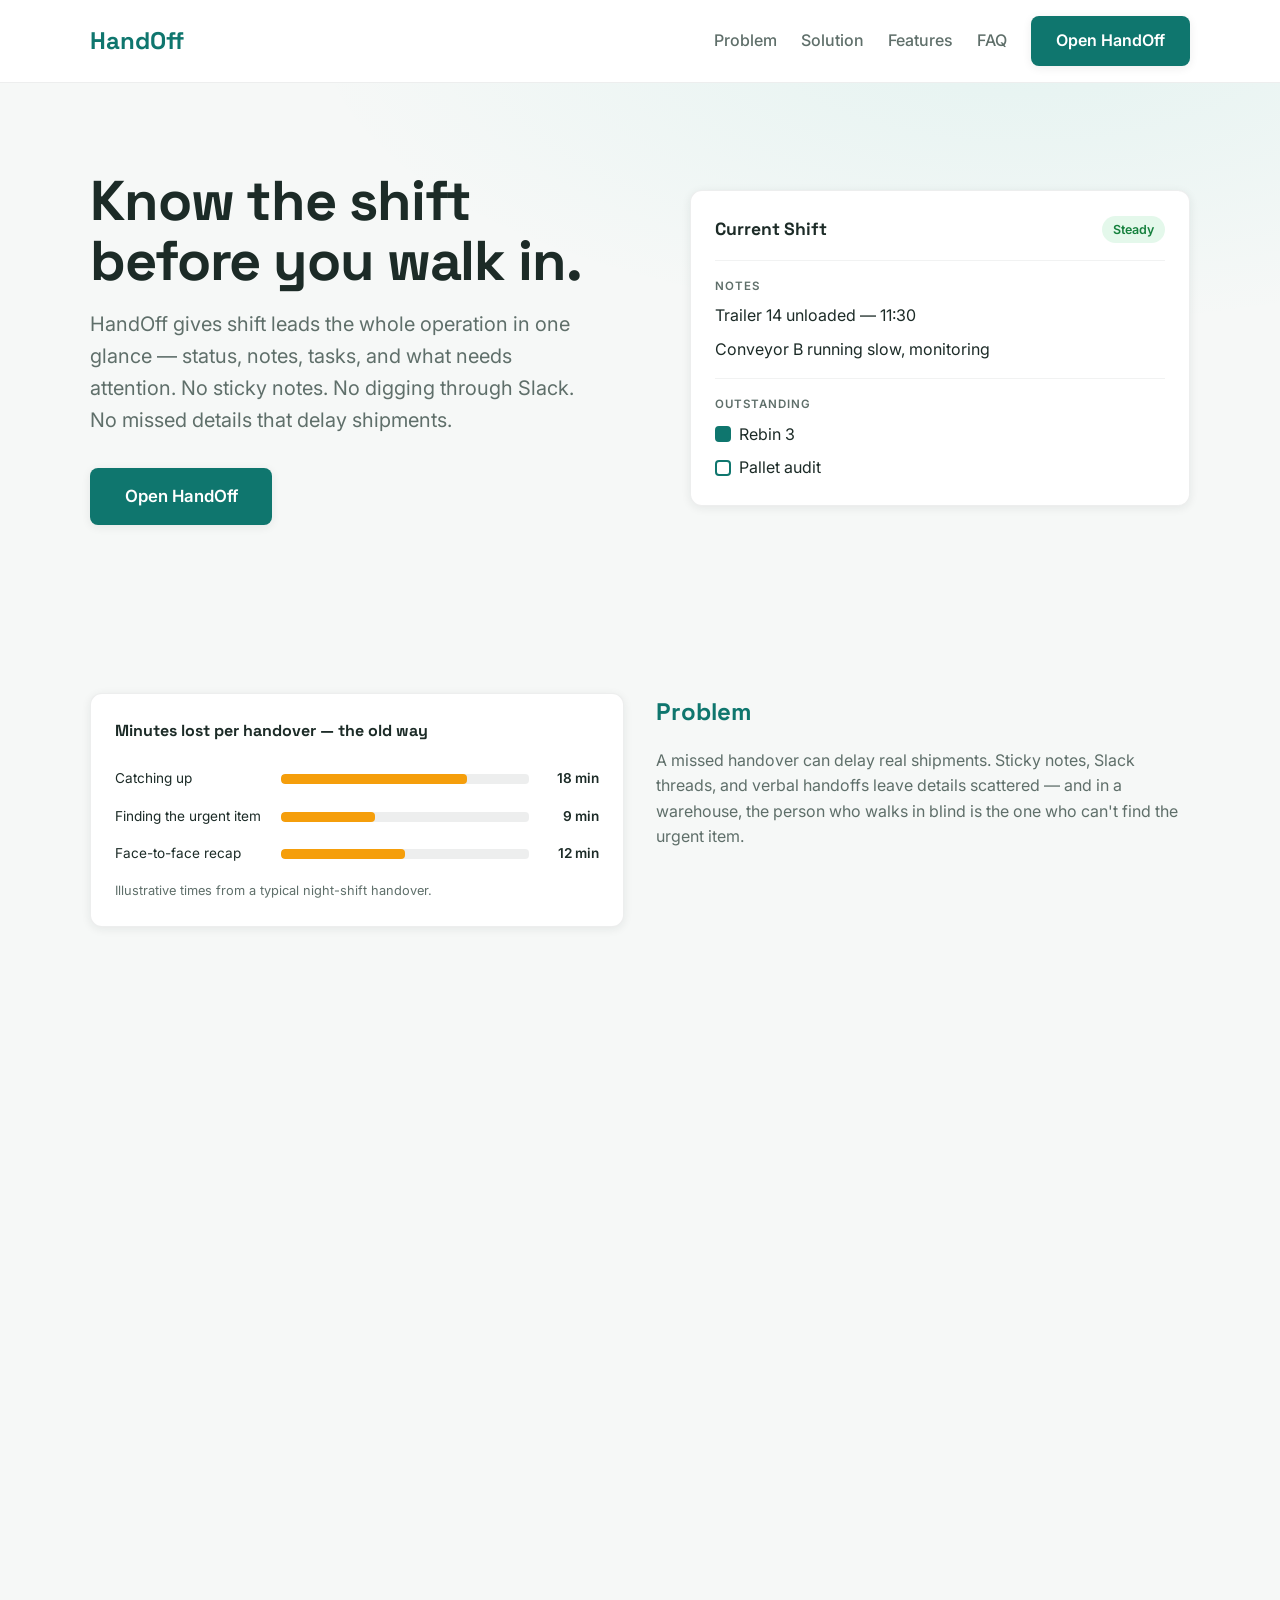
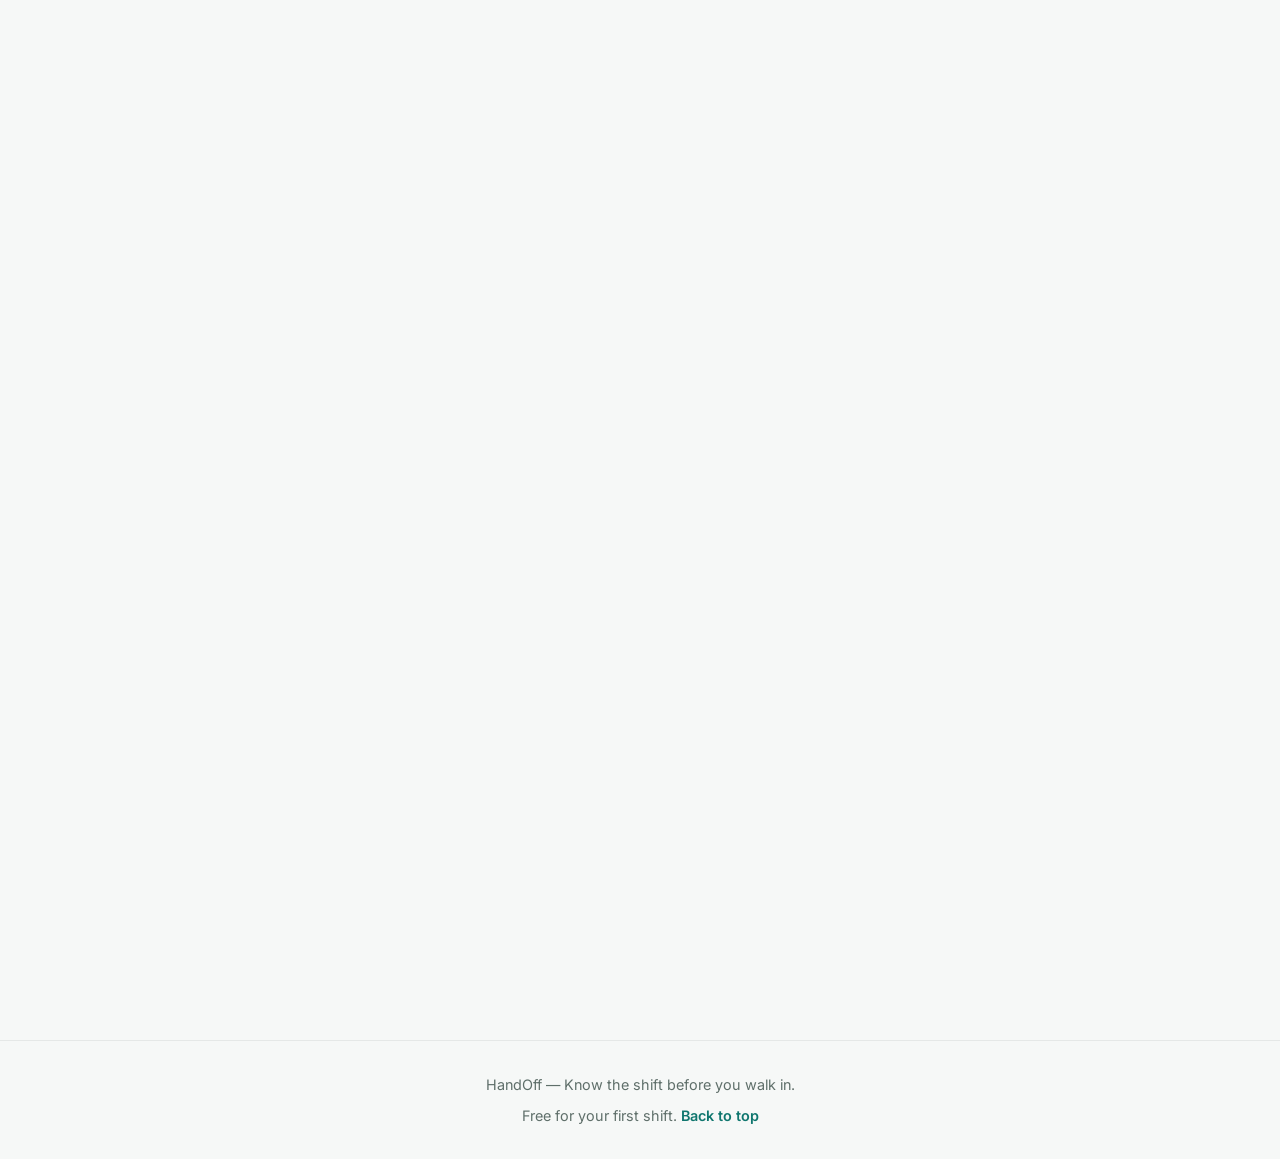
<file: index.html>
<!DOCTYPE html>
<html lang="en">
<head>
  <meta charset="UTF-8" />
  <meta name="viewport" content="width=device-width, initial-scale=1.0" />
  <title>HandOff — Know the shift before you walk in.</title>

  <!-- Google Fonts: Space Grotesk (headings) + Inter (body) -->
  <link rel="preconnect" href="https://fonts.googleapis.com" />
  <link rel="preconnect" href="https://fonts.gstatic.com" crossorigin />
  <link
    href="https://fonts.googleapis.com/css2?family=Inter:wght@400;500;600&family=Space+Grotesk:wght@500;700&display=swap"
    rel="stylesheet"
  />

  <link rel="stylesheet" href="style.css?v=3" />
</head>
<body>

  <!-- ============================================
       Navigation bar (Roadmap Stage 5, Step 2)
       ============================================ -->
  <header class="site-header">
    <nav class="navbar container">
      <a href="#hero" class="logo">HandOff</a>

      <!-- Checkbox hack: opens/closes the mobile menu with no JavaScript -->
      <input type="checkbox" id="nav-toggle" class="nav-toggle" />
      <label for="nav-toggle" class="nav-toggle-label" aria-label="Toggle menu">
        <span></span>
      </label>

      <ul class="nav-links">
        <li><a href="#problem">Problem</a></li>
        <li><a href="#solution">Solution</a></li>
        <li><a href="#features">Features</a></li>
        <li><a href="#faq">FAQ</a></li>
        <li>
          <a href="coming-soon.html" class="btn btn-primary">Open HandOff</a>
        </li>
      </ul>
    </nav>
  </header>

  <main>
    <!-- ============================================
         Hero (Stage 5, Step 2)
         ============================================ -->
    <section id="hero" class="hero">
      <div class="container hero-grid">

        <!-- Left: message + CTA -->
        <div class="hero-copy">
          <h1>Know the shift before you walk in.</h1>
          <p class="hero-sub">
            HandOff gives shift leads the whole operation in one glance —
            status, notes, tasks, and what needs attention. No sticky notes.
            No digging through Slack. No missed details that delay shipments.
          </p>
          <div class="hero-actions">
            <a href="coming-soon.html" class="btn btn-primary btn-lg">Open HandOff</a>
          </div>
        </div>

        <!-- Right: static CSS mockup of the live board -->
        <div class="hero-visual">
          <div class="board-card">
            <div class="board-card-head">
              <span class="board-title">Current Shift</span>
              <span class="status-pill status-good">Steady</span>
            </div>

            <div class="board-section">
              <span class="board-label">Notes</span>
              <ul class="board-notes">
                <li>Trailer 14 unloaded — 11:30</li>
                <li>Conveyor B running slow, monitoring</li>
              </ul>
            </div>

            <div class="board-section">
              <span class="board-label">Outstanding</span>
              <ul class="board-tasks">
                <li><span class="check done"></span>Rebin 3</li>
                <li><span class="check"></span>Pallet audit</li>
              </ul>
            </div>
          </div>
        </div>

      </div>
    </section>

    <!-- Landing page sections -->
    <section id="problem">
      <div class="container reveal">
        <div class="side-by-side">
          <div class="chart">
            <h3 class="chart-title">Minutes lost per handover — the old way</h3>
            <div class="chart-item">
              <span class="chart-label">Catching up</span>
              <div class="chart-track"><div class="chart-bar chart-bar-worry" style="width: 75%"></div></div>
              <span class="chart-value">18 min</span>
            </div>
            <div class="chart-item">
              <span class="chart-label">Finding the urgent item</span>
              <div class="chart-track"><div class="chart-bar chart-bar-worry" style="width: 38%"></div></div>
              <span class="chart-value">9 min</span>
            </div>
            <div class="chart-item">
              <span class="chart-label">Face-to-face recap</span>
              <div class="chart-track"><div class="chart-bar chart-bar-worry" style="width: 50%"></div></div>
              <span class="chart-value">12 min</span>
            </div>
            <p class="chart-note">Illustrative times from a typical night-shift handover.</p>
          </div>
          <div>
            <h2>Problem</h2>
            <p>A missed handover can delay real shipments. Sticky notes, Slack threads, and verbal handoffs leave details scattered — and in a warehouse, the person who walks in blind is the one who can't find the urgent item.</p>
          </div>
        </div>
      </div>
    </section>

    <section id="solution">
      <div class="container reveal">
        <div class="side-by-side">
          <div>
            <h2>Solution</h2>
            <p>HandOff keeps the current state of the shift front and center. The outgoing lead updates the board throughout the shift, whenever something matters. The incoming lead reads the truth at a glance — no scrolling, no digging, no guesswork.</p>
            <ul>
              <li><strong>Status at a glance</strong> — green means steady, amber means watch, red means handle it</li>
              <li><strong>Notes in seconds</strong> — capture the important detail the moment it happens</li>
              <li><strong>No history, no clutter</strong> — just the current state, exactly where you expect it</li>
            </ul>
          </div>
          <table class="benefit-table">
            <caption>Same three handover tasks, one shift — with HandOff</caption>
            <thead>
              <tr>
                <th scope="col">Task</th>
                <th scope="col">Old way</th>
                <th scope="col">With HandOff</th>
              </tr>
            </thead>
            <tbody>
              <tr>
                <th scope="row">Catching up</th>
                <td>18 min</td>
                <td class="cell-happy">3 min</td>
              </tr>
              <tr>
                <th scope="row">Finding the urgent item</th>
                <td>9 min</td>
                <td class="cell-happy">1 min</td>
              </tr>
              <tr>
                <th scope="row">Face-to-face recap</th>
                <td>12 min</td>
                <td class="cell-happy">0 min</td>
              </tr>
              <tr class="benefit-table-total">
                <th scope="row">Per shift</th>
                <td>39 min</td>
                <td class="cell-happy">4 min</td>
              </tr>
            </tbody>
          </table>
        </div>
      </div>
    </section>
    <section id="features">
      <div class="container reveal">
        <h2>Everything the next shift needs. Nothing it doesn't.</h2>
        <div class="feature-grid">
          <div class="feature-card">
            <h3>Status at a glance</h3>
            <p>Green means steady, amber means watch, red means handle it — the whole shift, one look.</p>
          </div>
          <div class="feature-card">
            <h3>Notes in seconds</h3>
            <p>Capture the important detail the moment it happens, from anywhere on the floor.</p>
          </div>
          <div class="feature-card">
            <h3>No history, no clutter</h3>
            <p>Just the current state of the shift, exactly where you expect to find it.</p>
          </div>
        </div>
      </div>
    </section>
    <section id="social-proof">
      <div class="container reveal">
        <h2>Built for teams that can't afford to miss a beat.</h2>
        <p class="subcopy">Made for 24/7 warehouse operations, where the next shift starts the exact moment yours ends.</p>
        <!-- Placeholder testimonials (fake) — replace with real user stories
             before public launch. See SPECS/2026-09-17-base-shell/validation.md. -->
        <div class="testimonial-grid">
          <article class="testimonial-card">
            <p class="testimonial-quote">&ldquo;I walk in, one look at the board, and I know exactly what happened overnight. I used to spend my first twenty minutes chasing the day crew through Slack.&rdquo;</p>
            <footer class="testimonial-meta">
              <span class="testimonial-avatar" aria-hidden="true">MT</span>
              <div>
                <p class="testimonial-name">Marcus T.</p>
                <p class="testimonial-role">Night shift lead, distribution center</p>
              </div>
            </footer>
          </article>
          <article class="testimonial-card">
            <p class="testimonial-quote">&ldquo;The amber card at 11&nbsp;pm saved us. A dock-door issue that would've become a 3&nbsp;am phone call was already flagged and handed to me before I got there.&rdquo;</p>
            <footer class="testimonial-meta">
              <span class="testimonial-avatar" aria-hidden="true">DR</span>
              <div>
                <p class="testimonial-name">Dana R.</p>
                <p class="testimonial-role">Operations supervisor</p>
              </div>
            </footer>
          </article>
          <article class="testimonial-card">
            <p class="testimonial-quote">&ldquo;We killed the sticky-note wall. The handover used to live in six places — now it lives in one, and our leads stopped missing status changes.&rdquo;</p>
            <footer class="testimonial-meta">
              <span class="testimonial-avatar" aria-hidden="true">JP</span>
              <div>
                <p class="testimonial-name">Jordan P.</p>
                <p class="testimonial-role">Shift manager, 24/7 site</p>
              </div>
            </footer>
          </article>
        </div>
      </div>
    </section>
    <section id="faq">
      <div class="container reveal">
        <h2>FAQ</h2>
        <div class="faq-item">
          <h3>How is this better than Slack or a shared doc?</h3>
          <p>It's one page with the current state always on top. No chat threads to scroll, no document to dig through — just the truth about the shift, free from noise, ready in seconds.</p>
        </div>
      </div>
    </section>
  </main>

  <footer>
    <p>HandOff — Know the shift before you walk in.</p>
    <p class="footer-note">Free for your first shift. <a href="#hero">Back to top</a></p>
  </footer>

  <script src="script.js?v=3"></script>
</body>
</html>
</file>
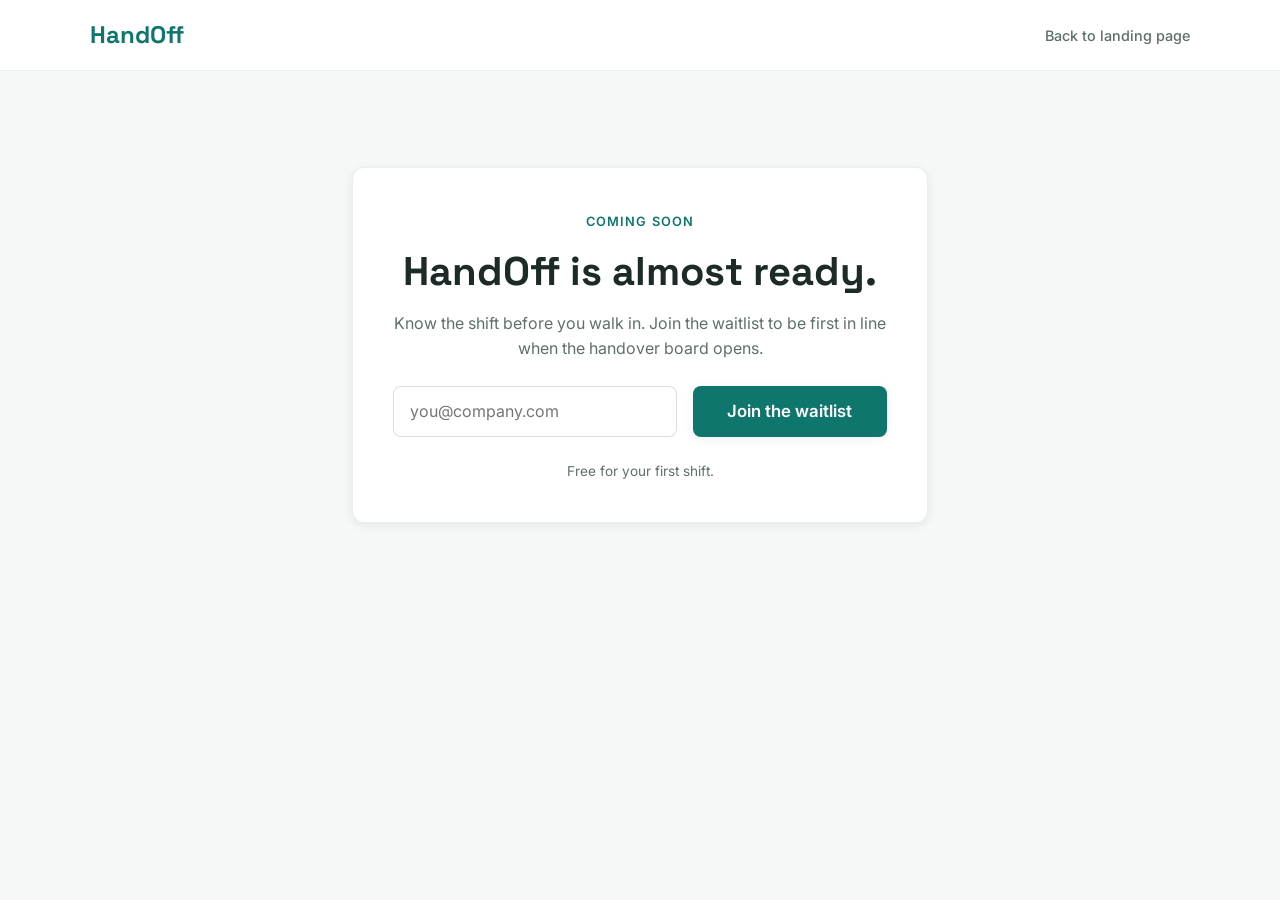
<file: coming-soon.html>
<!DOCTYPE html>
<html lang="en">
<head>
  <meta charset="UTF-8" />
  <meta name="viewport" content="width=device-width, initial-scale=1.0" />
  <title>HandOff — Coming soon</title>

  <!-- Google Fonts: Space Grotesk (headings) + Inter (body) -->
  <link rel="preconnect" href="https://fonts.googleapis.com" />
  <link rel="preconnect" href="https://fonts.gstatic.com" crossorigin />
  <link
    href="https://fonts.googleapis.com/css2?family=Inter:wght@400;500;600&family=Space+Grotesk:wght@500;700&display=swap"
    rel="stylesheet"
  />

  <link rel="stylesheet" href="style.css?v=3" />
</head>
<body>

  <header class="site-header">
    <nav class="navbar container">
      <a href="index.html" class="logo">HandOff</a>
      <a href="index.html" class="back-link">Back to landing page</a>
    </nav>
  </header>

  <main>
    <section id="coming-soon" class="coming-soon">
      <div class="container coming-soon-card">
        <span class="eyebrow">Coming soon</span>
        <h1>HandOff is almost ready.</h1>
        <p class="subcopy">
          Know the shift before you walk in. Join the waitlist to be first
          in line when the handover board opens.
        </p>

        <!-- Waitlist form. Frontend-only for now: confirming success happens
             on this page. Hook up a real backend endpoint later. -->
        <form id="waitlist-form" novalidate>
          <input
            type="email"
            id="email"
            name="email"
            placeholder="you@company.com"
            required
          />
          <button type="submit" class="btn btn-primary btn-lg">Join the waitlist</button>
        </form>

        <p id="waitlist-message" class="waitlist-message" hidden>
          You're on the list — we'll be in touch.
        </p>

        <p class="footer-note">Free for your first shift.</p>
      </div>
    </section>
  </main>

  <!-- Shared interactions: waitlist confirmation lives in script.js -->
  <script src="script.js?v=3"></script>
</body>
</html>
</file>
<file: style.css>
/*
   =============================================
   HandOff Design System — Mint Calm
   Source of truth: build-lab/MISSION.md Section 2
   Every component uses these tokens. Never
   hardcode colors, fonts, or radii elsewhere.
   =============================================
*/
:root {
  /*
     Colors — Mint Calm palette
  */
  --color-background: #F6F8F7;
  --color-surface:    #FFFFFF;
  --color-primary:    #0F766E;
  --color-secondary:  #14B8A6;
  --color-accent:     #F59E0B;
  --color-text:       #1C2B27;
  --color-text-muted: #5F6F6A;
  /*
     Status colors — kept separate from the brand palette
  */
  --color-status-good:   #22C55E;
  --color-status-watch:  #F59E0B;
  --color-status-urgent: #EF4444;
  /*
     Typography
  */
  --font-heading: "Space Grotesk", sans-serif;
  --font-body:    "Inter", sans-serif;
  /*
     Spacing scale
  */
  --space-1:  4px;
  --space-2:  8px;
  --space-3:  16px;
  --space-4:  24px;
  --space-5:  32px;
  --space-6:  48px;
  /*
     Border radius — three-step scale
  */
  --radius-sm: 4px;
  --radius-md: 8px;
  --radius-lg: 12px;
  /*
     Soft shadow
  */
  --shadow-soft: 0 2px 10px rgba(28, 43, 39, 0.08);
  --color-primary-hover: #0b5f58;
  --color-status-good-dark: #15803d;
  --shadow-lift: 0 8px 20px rgba(28, 43, 39, 0.12);
}

/*
   =============================================
   Base Reset
   =============================================
*/
*, *::before, *::after {
  box-sizing: border-box;
  margin: 0;
  padding: 0;
}

body {
  font-family: var(--font-body);
  background-color: var(--color-background);
  color: var(--color-text);
  line-height: 1.6;
}

/*
   =============================================
   Layout helpers
   =============================================
*/
.container {
  width: min(1100px, 100% - 2 * var(--space-5));
  margin-inline: auto;
}

/*
   =============================================
   Navigation bar
   =============================================
*/
.site-header {
  position: sticky;
  top: 0;
  z-index: 100;
  background: var(--color-surface);
  border-bottom: 1px solid rgba(28, 43, 39, 0.08);
}

.navbar {
  display: flex;
  align-items: center;
  justify-content: space-between;
  gap: var(--space-4);
  padding-block: var(--space-3);
}

.logo {
  font-family: var(--font-heading);
  font-weight: 700;
  font-size: 1.5rem;
  color: var(--color-primary);
  text-decoration: none;
}

.nav-links {
  display: flex;
  align-items: center;
  gap: var(--space-4);
  list-style: none;
}

.nav-links a:not(.btn) {
  color: var(--color-text-muted);
  text-decoration: none;
  font-weight: 500;
}

.nav-links a:not(.btn):hover {
  color: var(--color-primary);
}

/*
   Hamburger — hidden on desktop, shown on mobile
*/
.nav-toggle {
  display: none;
}

.nav-toggle-label {
  display: none;
}

/*
   =============================================
   Buttons
   =============================================
*/
.btn {
  display: inline-block;
  padding: 0.7em 1.5em;
  border: 1px solid transparent;
  border-radius: var(--radius-md);
  font-family: var(--font-body);
  font-weight: 600;
  text-decoration: none;
  text-align: center;
  cursor: pointer;
  transition:    background-color 0.2s ease,    border-color 0.2s ease,    transform 0.1s ease;
}

/*
   Primary: teal fill, white text, soft shadow
*/
.btn-primary {
  background: var(--color-primary);
  color: var(--color-surface);
  box-shadow: var(--shadow-soft);
}

.btn-primary:hover {
  background: var(--color-primary-hover);
  /*
     teal, darkened
  */
}

.btn-primary:active {
  transform: translateY(1px);
}

.btn-lg {
  padding: 0.85em 2em;
  font-size: 1.05rem;
}

/*
   Accessible focus ring for keyboard users
*/
a:focus-visible,.btn:focus-visible,.nav-toggle-label:focus-visible {
  outline: 2px solid var(--color-secondary);
  outline-offset: 2px;
}

/*
   =============================================
   Hero
   =============================================
*/
.hero {
  padding-block: clamp(3rem, 8vw, 5.5rem);
  background: radial-gradient(    1200px 500px at 80% -10%,    rgba(20, 184, 166, 0.08),    transparent 60%  );
}

.hero-grid {
  display: grid;
  grid-template-columns: 1.05fr 0.95fr;
  gap: var(--space-6);
  align-items: center;
}

.hero-copy h1 {
  font-family: var(--font-heading);
  font-weight: 700;
  font-size: clamp(2.25rem, 5vw, 3.5rem);
  line-height: 1.08;
  letter-spacing: -0.02em;
  color: var(--color-text);
  margin-bottom: var(--space-3);
}

.hero-sub {
  font-size: clamp(1.05rem, 2vw, 1.25rem);
  color: var(--color-text-muted);
  max-width: 32rem;
  margin-bottom: var(--space-5);
}

.hero-actions {
  display: flex;
  flex-wrap: wrap;
  align-items: center;
  gap: var(--space-3);
}

/*
   =============================================
   Hero visual — board mockup (static CSS sketch)
   =============================================
*/
.board-card {
  background: var(--color-surface);
  border: 1px solid rgba(28, 43, 39, 0.08);
  border-radius: var(--radius-lg);
  box-shadow: var(--shadow-soft);
  padding: var(--space-4);
}

.board-card-head {
  display: flex;
  justify-content: space-between;
  align-items: center;
  margin-bottom: var(--space-3);
}

.board-title {
  font-family: var(--font-heading);
  font-weight: 700;
  font-size: 1.1rem;
}

/*
   Status pill
*/
.status-pill {
  display: inline-block;
  padding: 0.3em 0.9em;
  border-radius: 999px;
  font-size: 0.78rem;
  font-weight: 600;
}

.status-good {
  background: rgba(34, 197, 94, 0.12);
  color: var(--color-status-good-dark);
}

.board-section {
  border-top: 1px solid rgba(28, 43, 39, 0.06);
  padding-top: var(--space-3);
  margin-top: var(--space-3);
}

.board-label {
  display: block;
  font-size: 0.72rem;
  font-weight: 600;
  letter-spacing: 0.08em;
  text-transform: uppercase;
  color: var(--color-text-muted);
  margin-bottom: var(--space-2);
}

.board-notes,.board-tasks {
  list-style: none;
  display: grid;
  gap: var(--space-2);
}

.board-tasks li {
  display: flex;
  align-items: center;
  gap: var(--space-2);
  color: var(--color-text);
}

.check {
  width: 16px;
  height: 16px;
  border: 2px solid var(--color-primary);
  border-radius: var(--radius-sm);
  display: inline-block;
  flex: none;
}

.check.done {
  background: var(--color-primary);
  border-color: var(--color-primary);
}

/*
   =============================================
   Footer (quiet placeholder)
   =============================================
*/
footer {
  margin-top: var(--space-6);
  padding-block: var(--space-5);
  text-align: center;
  color: var(--color-text-muted);
  font-size: 0.9rem;
  border-top: 1px solid rgba(28, 43, 39, 0.08);
}

footer p + p {
  margin-top: var(--space-2);
}

footer a {
  color: var(--color-primary);
  text-decoration: none;
  font-weight: 600;
}

footer a:hover {
  text-decoration: underline;
}

/*
   =============================================
   Responsive
   =============================================
*/
/*
   Offset anchored sections so the sticky header doesn't cover them
*/
section[id] {
  scroll-margin-top: 90px;
}

@media (max-width: 860px) {
  .hero-grid {
    grid-template-columns: 1fr;
    gap: var(--space-5);
  }
  /*
     Show hamburger, hide links until toggled
  */
  .nav-toggle-label {
    display: block;
    width: 28px;
    height: 20px;
    position: relative;
    cursor: pointer;
  }
  .nav-toggle-label span,  .nav-toggle-label span::before,  .nav-toggle-label span::after {
    content: "";
    position: absolute;
    left: 0;
    width: 100%;
    height: 2px;
    background: var(--color-text);
    border-radius: 2px;
  }
  .nav-toggle-label span {
    top: 50%;
    transform: translateY(-50%);
  }
  .nav-toggle-label span::before {
    top: -7px;
  }
  .nav-toggle-label span::after {
    top: 7px;
  }
  .nav-links {
    display: none;
    position: absolute;
    top: 100%;
    left: 0;
    right: 0;
    flex-direction: column;
    align-items: flex-start;
    gap: var(--space-3);
    background: var(--color-surface);
    padding: var(--space-3) var(--space-5) var(--space-4);
    border-bottom: 1px solid rgba(28, 43, 39, 0.08);
  }
  .nav-toggle:checked ~ .nav-links {
    display: flex;
  }
}

/* =============================================
   Problem Section (Roadmap Stage 5, Step 3)
   ============================================= */
#problem {
  padding: var(--space-5) var(--space-4);
  margin-top: var(--space-6);
  color: var(--color-text);
}
#problem h2 {
  font-family: var(--font-heading);
  font-weight: 700;
  font-size: 1.5rem;
  color: var(--color-primary);
  margin-bottom: var(--space-3);
}
#problem p {
  color: var(--color-text-muted);
  line-height: 1.6;
}

/* =============================================
   Solution Section (Roadmap Stage 5, Step 3)
   ============================================= */
#solution {
  padding: var(--space-5) var(--space-4);
  margin-top: var(--space-6);
  color: var(--color-text);
}
#solution h2 {
  font-family: var(--font-heading);
  font-weight: 700;
  font-size: 1.5rem;
  color: var(--color-primary);
  margin-bottom: var(--space-3);
}
#solution p {
  color: var(--color-text-muted);
  line-height: 1.6;
}
#solution ul {
  margin-top: var(--space-3);
  padding-left: var(--space-4);
}
#solution li {
  color: var(--color-text-muted);
  margin-bottom: var(--space-2);
}

/* =============================================
   Features Section (Roadmap Stage 5, Step 3)
   ============================================= */
#features {
  padding: var(--space-5) var(--space-4);
  margin-top: var(--space-6);
  color: var(--color-text);
}
#features h2 {
  font-family: var(--font-heading);
  font-weight: 700;
  font-size: 1.5rem;
  color: var(--color-primary);
  margin-bottom: var(--space-4);
}
.feature-grid {
  display: grid;
  grid-template-columns: repeat(3, 1fr);
  gap: var(--space-4);
}
.feature-card {
  background: var(--color-surface);
  border: 1px solid rgba(28, 43, 39, 0.08);
  border-radius: var(--radius-lg);
  box-shadow: var(--shadow-soft);
  padding: var(--space-4);
  transition: transform 0.2s ease, box-shadow 0.2s ease;
}
.feature-card:hover {
  transform: translateY(-4px);
  box-shadow: var(--shadow-lift);
}
.feature-card h3 {
  font-family: var(--font-heading);
  font-weight: 700;
  font-size: 1.1rem;
  color: var(--color-text);
  margin-bottom: var(--space-2);
}
.feature-card p {
  color: var(--color-text-muted);
  line-height: 1.6;
}

/* Stack feature cards on narrow screens (< 860px) */
@media (max-width: 860px) {
  .feature-grid {
    grid-template-columns: 1fr;
  }
}

/* =============================================
   Social Proof Section (Roadmap Stage 5, Step 3)
   ============================================= */
#social-proof {
  padding: var(--space-5) var(--space-4);
  margin-top: var(--space-6);
  color: var(--color-text);
}
#social-proof h2 {
  font-family: var(--font-heading);
  font-weight: 700;
  font-size: 1.5rem;
  color: var(--color-primary);
  margin-bottom: var(--space-3);
}
#social-proof .subcopy {
  color: var(--color-text-muted);
  line-height: 1.6;
  max-width: 32rem;
  margin-bottom: var(--space-4);
}
.testimonial-grid {
  display: grid;
  grid-template-columns: repeat(3, 1fr);
  gap: var(--space-4);
  margin-top: var(--space-4);
}

.testimonial-card {
  background: var(--color-surface);
  border: 1px solid rgba(28, 43, 39, 0.08);
  border-radius: var(--radius-lg);
  box-shadow: var(--shadow-soft);
  padding: var(--space-4);
  display: flex;
  flex-direction: column;
  gap: var(--space-3);
}

.testimonial-quote {
  font-size: 0.95rem;
  line-height: 1.6;
  color: var(--color-text);
}

.testimonial-meta {
  display: flex;
  align-items: center;
  gap: var(--space-3);
  margin-top: auto;
}

.testimonial-avatar {
  width: 40px;
  height: 40px;
  border-radius: 50%;
  background: var(--color-primary);
  color: var(--color-surface);
  display: flex;
  align-items: center;
  justify-content: center;
  font-weight: 600;
  font-size: 0.8rem;
  flex: none;
}

.testimonial-name {
  font-weight: 600;
  color: var(--color-text);
}

.testimonial-role {
  font-size: 0.82rem;
  color: var(--color-text-muted);
}

@media (max-width: 860px) {
  .testimonial-grid {
    grid-template-columns: 1fr;
  }
}

/* =============================================
   FAQ Section (Roadmap Stage 5, Step 3)
   ============================================= */
#faq {
  padding: var(--space-5) var(--space-4);
  margin-top: var(--space-6);
  color: var(--color-text);
}
#faq h2 {
  font-family: var(--font-heading);
  font-weight: 700;
  font-size: 1.5rem;
  color: var(--color-primary);
  margin-bottom: var(--space-4);
}
.faq-item {
  background: var(--color-surface);
  border: 1px solid rgba(28, 43, 39, 0.08);
  border-radius: var(--radius-lg);
  box-shadow: var(--shadow-soft);
  padding: var(--space-4);
}
.faq-item h3 {
  font-family: var(--font-heading);
  font-weight: 700;
  font-size: 1.1rem;
  color: var(--color-text);
  margin-bottom: var(--space-2);
}
.faq-item p {
  color: var(--color-text-muted);
  line-height: 1.6;
}

/* =============================================
   Motion — Hero entrance (Stage 5, Step 4)
   ============================================= */
@keyframes fade-rise {
  from { opacity: 0; transform: translateY(16px); }
  to   { opacity: 1; transform: translateY(0); }
}
.hero-copy {
  animation: fade-rise 0.6s ease both;
}
.hero-visual {
  animation: fade-rise 0.6s ease 0.15s both;
}

/* =============================================
   Navigation — Smooth scrolling (Stage 5, Step 4)
   ============================================= */
html {
  scroll-behavior: smooth;
}

/* =============================================
   Accessibility — Reduced motion
   ============================================= */
@media (prefers-reduced-motion: reduce) {
  html {
    scroll-behavior: auto;
  }
  .hero-copy,
  .hero-visual {
    animation: none;
  }
  .feature-card {
    transition: none;
  }
  /* Reveal effect: never hide or move content for reduced-motion users */
  .js .reveal {
    opacity: 1;
    transform: none;
    transition: none;
  }
}

/* ============================================================
   Coming soon page (waitlist)
   ============================================================ */

.coming-soon {
  padding-block: clamp(3rem, 10vw, 6rem);
}

.coming-soon-card {
  max-width: 36rem;
  margin-inline: auto;
  background: var(--color-surface);
  border: 1px solid rgba(28, 43, 39, 0.08);
  border-radius: var(--radius-lg);
  box-shadow: var(--shadow-soft);
  padding: clamp(1.5rem, 5vw, 2.5rem);
  text-align: center;
}

.coming-soon .eyebrow {
  display: inline-block;
  font-size: 0.8rem;
  font-weight: 600;
  letter-spacing: 0.08em;
  text-transform: uppercase;
  color: var(--color-primary);
  margin-bottom: var(--space-3);
}

.coming-soon h1 {
  font-family: var(--font-heading);
  font-weight: 700;
  font-size: clamp(1.75rem, 4vw, 2.5rem);
  line-height: 1.15;
  color: var(--color-text);
  margin-bottom: var(--space-3);
}

.coming-soon .subcopy {
  color: var(--color-text-muted);
  line-height: 1.6;
  margin-bottom: var(--space-4);
}

#waitlist-form {
  display: flex;
  gap: var(--space-3);
  flex-wrap: wrap;
  justify-content: center;
}

#waitlist-form input[type="email"] {
  flex: 1 1 200px;
  padding: 0.7em 1em;
  border: 1px solid rgba(28, 43, 39, 0.15);
  border-radius: var(--radius-md);
  font-family: var(--font-body);
  font-size: 1rem;
  color: var(--color-text);
}

#waitlist-form input[type="email"]:focus {
  outline: 2px solid var(--color-secondary);
  outline-offset: 2px;
}

.waitlist-message {
  margin-top: var(--space-3);
  color: var(--color-primary);
  font-weight: 600;
}

.coming-soon .footer-note {
  margin-top: var(--space-4);
  color: var(--color-text-muted);
  font-size: 0.85rem;
}

@media (max-width: 480px) {
  #waitlist-form {
    flex-direction: column;
  }
  #waitlist-form .btn {
    width: 100%;
  }
}

/* Quiet back link on the coming-soon header — not a button,
   so it never competes with the waitlist CTA. */
.back-link {
  font-family: var(--font-body);
  font-weight: 500;
  font-size: 0.9rem;
  color: var(--color-text-muted);
  text-decoration: none;
  transition: color 0.2s ease;
}

.back-link:hover {
  color: var(--color-primary);
}

/* =============================================
   Scroll-triggered reveal (subtle, re-triggers)
   Content is only hidden when JS is available;
   without JS (or with reduced motion) it stays visible.
   ============================================= */
.js .reveal {
  opacity: 0;
  transform: translateY(16px);
  transition: opacity 0.5s ease, transform 0.5s ease;
}

.js .reveal.is-visible {
  opacity: 1;
  transform: none;
}

/* =============================================
   Problem & Solution visuals (bar chart + table)
   ============================================= */

.side-by-side {
  display: grid;
  grid-template-columns: 1fr 1fr;
  gap: var(--space-5);
  align-items: start;
}

.chart {
  background: var(--color-surface);
  border: 1px solid rgba(28, 43, 39, 0.08);
  border-radius: var(--radius-lg);
  box-shadow: var(--shadow-soft);
  padding: var(--space-4);
}

.chart-title {
  font-family: var(--font-heading);
  font-size: 1rem;
  margin-top: 0;
  margin-bottom: var(--space-4);
}

.chart-item {
  display: grid;
  grid-template-columns: 150px 1fr 54px;
  align-items: center;
  gap: var(--space-3);
  margin-bottom: var(--space-3);
}

.chart-label {
  font-size: 0.85rem;
  color: var(--color-text);
}

.chart-track {
  height: 10px;
  background: rgba(28, 43, 39, 0.08);
  border-radius: var(--radius-sm);
  overflow: hidden;
}

.chart-bar {
  height: 100%;
  border-radius: var(--radius-sm);
}

.chart-bar-worry {
  background: var(--color-accent);
}

.chart-value {
  font-size: 0.85rem;
  font-weight: 600;
  color: var(--color-text);
  text-align: right;
}

.chart-note {
  font-size: 0.8rem;
  color: var(--color-text-muted);
  margin-bottom: 0;
}

.benefit-table {
  width: 100%;
  border-collapse: separate;
  border-spacing: 0;
  background: var(--color-surface);
  border: 1px solid rgba(28, 43, 39, 0.08);
  border-radius: var(--radius-lg);
  box-shadow: var(--shadow-soft);
  overflow: hidden;
}

.benefit-table caption {
  text-align: left;
  font-family: var(--font-heading);
  font-size: 0.95rem;
  font-weight: 600;
  color: var(--color-text);
  padding: var(--space-3) var(--space-4);
  border-bottom: 1px solid rgba(28, 43, 39, 0.08);
}

.benefit-table th,
.benefit-table td {
  text-align: left;
  padding: var(--space-3) var(--space-4);
  border-bottom: 1px solid rgba(28, 43, 39, 0.06);
  font-size: 0.9rem;
}

.benefit-table thead th {
  font-family: var(--font-heading);
  font-size: 0.8rem;
  letter-spacing: 0.04em;
  text-transform: uppercase;
  color: var(--color-text-muted);
}

.benefit-table tbody th {
  font-weight: 600;
  color: var(--color-text);
}

.benefit-table tbody tr:last-child th,
.benefit-table tbody tr:last-child td {
  border-bottom: none;
}

.cell-happy {
  font-weight: 600;
  color: var(--color-primary);
}

.benefit-table-total {
  background: rgba(34, 197, 94, 0.12);
}

.benefit-table-total th,
.benefit-table-total td {
  font-weight: 700;
}

@media (max-width: 860px) {
  .side-by-side {
    grid-template-columns: 1fr;
  }

  .chart-item {
    grid-template-columns: 110px 1fr 48px;
  }
}
</file>
